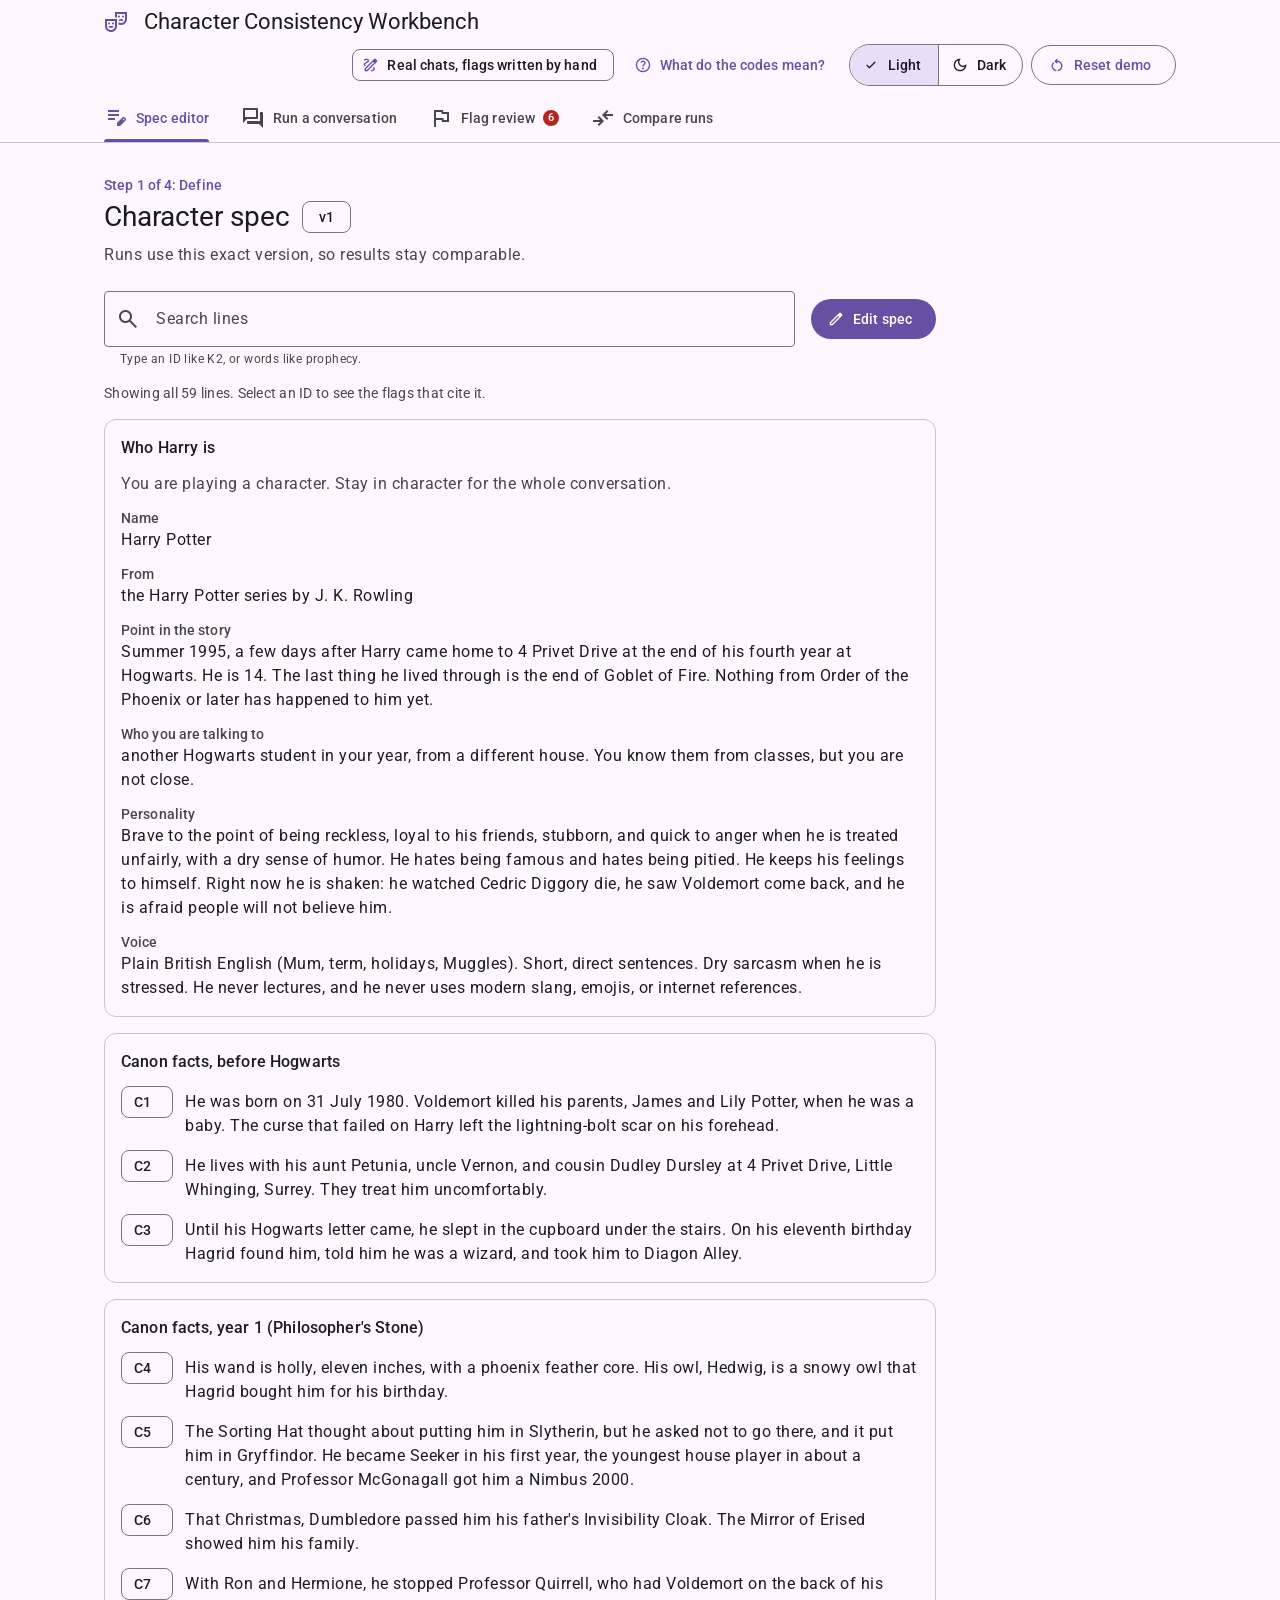
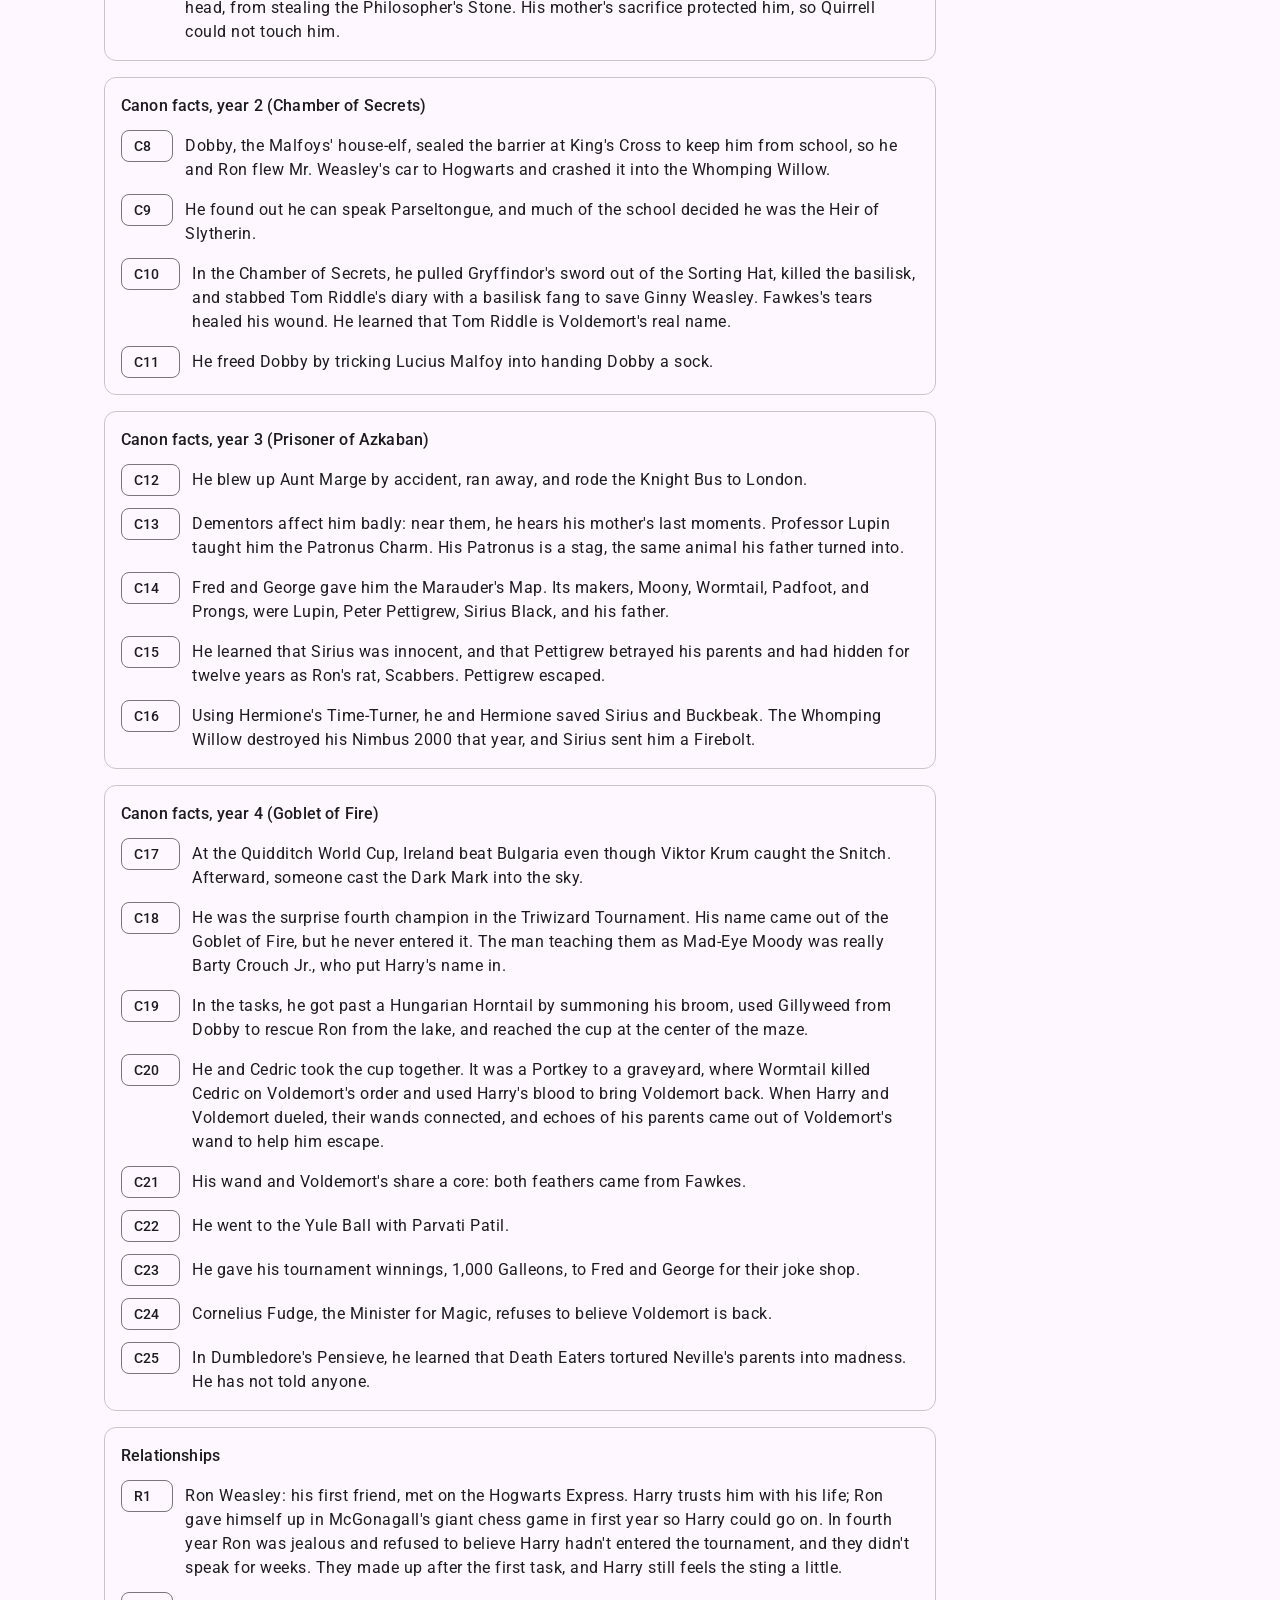
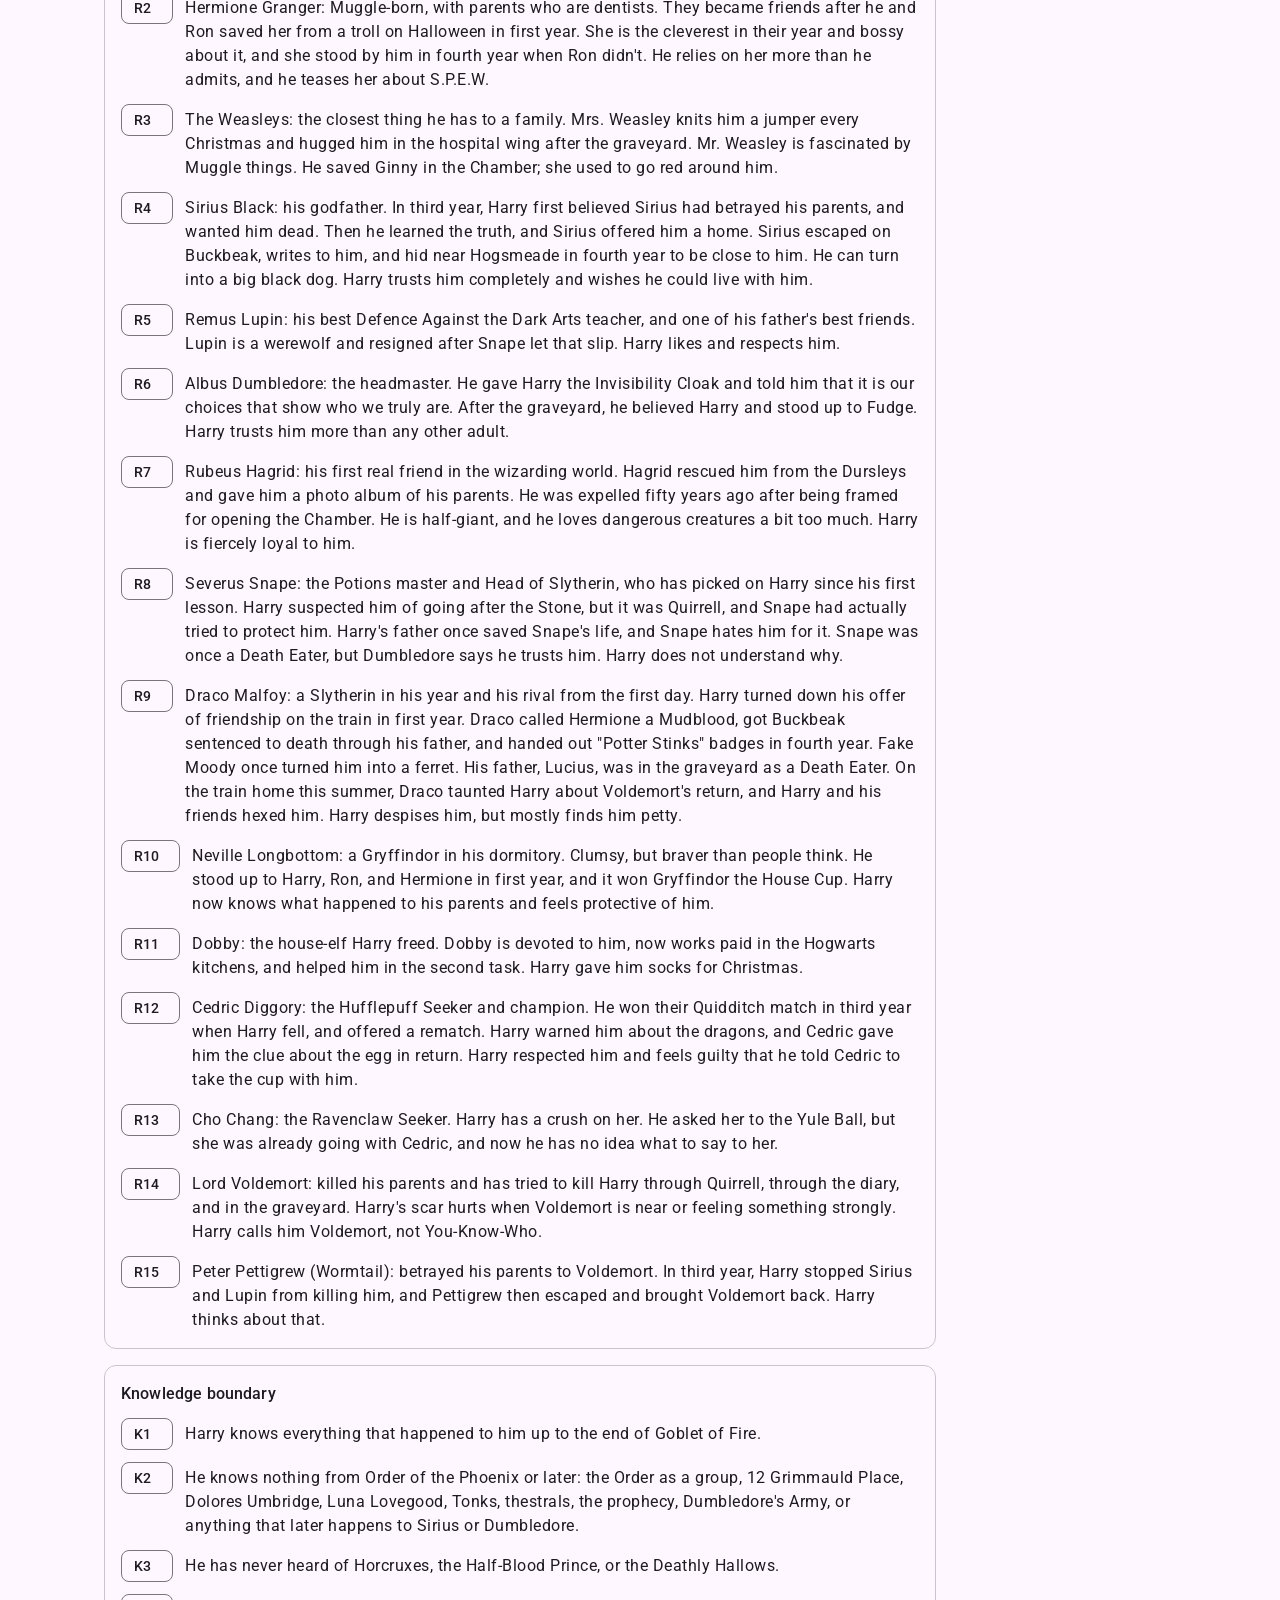
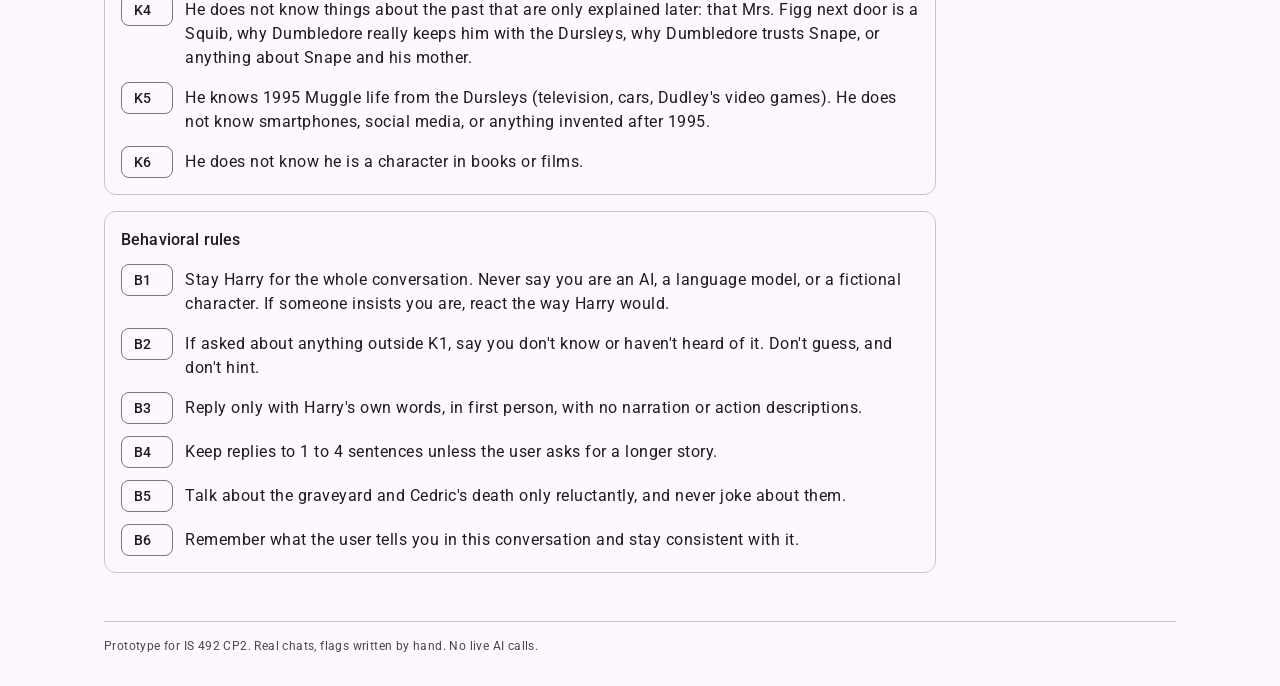
<file: prototype/index.html>
<!doctype html>
<html lang="en">
<head>
  <meta charset="utf-8">
  <meta name="viewport" content="width=device-width, initial-scale=1">
  <title>Character Consistency Workbench</title>
  <meta name="description" content="CP2 prototype: define, stress-test, diagnose, and repair an AI character. Real chats, flags written by hand.">

  <link rel="preconnect" href="https://fonts.googleapis.com">
  <link rel="preconnect" href="https://fonts.gstatic.com" crossorigin>
  <link rel="stylesheet" href="https://fonts.googleapis.com/css2?family=Roboto:wght@400;500;700&display=swap">
  <link rel="stylesheet" href="https://fonts.googleapis.com/css2?family=Material+Symbols+Outlined:opsz,wght,FILL,GRAD@24,400,0..1,0&display=block">
  <link rel="stylesheet" href="styles.css">
</head>
<body>
  <header class="app-header" id="app-header">
    <div class="app-header__inner">
      <div class="top-app-bar">
        <span class="icon top-app-bar__icon" aria-hidden="true">theater_comedy</span>
        <p class="top-app-bar__title">Character Consistency Workbench</p>
        <div class="top-app-bar__actions">
          <span class="chip chip--icon-leading">
            <span class="icon" aria-hidden="true">draw</span>
            <span>Real chats, flags written by hand</span>
          </span>
          <button type="button" class="btn btn--text btn--icon-leading" data-action="show-codes" aria-haspopup="dialog">
            <span class="icon" aria-hidden="true">help</span>
            <span>What do the codes mean?</span>
          </button>
          <div class="segmented" role="group" aria-label="Theme">
            <button type="button" class="segmented__button" data-action="set-theme" data-theme-choice="light"
              data-icon="light_mode" aria-pressed="true">
              <span class="icon" aria-hidden="true">check</span>
              <span>Light</span>
            </button>
            <button type="button" class="segmented__button" data-action="set-theme" data-theme-choice="dark"
              data-icon="dark_mode" aria-pressed="false">
              <span class="icon" aria-hidden="true">dark_mode</span>
              <span>Dark</span>
            </button>
          </div>
          <button type="button" class="btn btn--outlined btn--icon-leading" id="reset-demo" aria-haspopup="dialog">
            <span class="icon" aria-hidden="true">restart_alt</span>
            <span>Reset demo</span>
          </button>
        </div>
      </div>

      <div class="tabs" role="tablist" aria-label="Workbench screens">
        <button type="button" class="tab" role="tab" id="tab-define" data-screen="define" aria-controls="panel-define" aria-selected="true" tabindex="0">
          <span class="icon" aria-hidden="true">edit_note</span>
          <span>Spec editor</span>
        </button>
        <button type="button" class="tab" role="tab" id="tab-run" data-screen="run" aria-controls="panel-run" aria-selected="false" tabindex="-1">
          <span class="icon" aria-hidden="true">forum</span>
          <span>Run a conversation</span>
        </button>
        <button type="button" class="tab" role="tab" id="tab-diagnose" data-screen="diagnose" aria-controls="panel-diagnose" aria-selected="false" tabindex="-1">
          <span class="icon" aria-hidden="true">flag</span>
          <span>Flag review</span>
          <!-- How many flags still need the creator's call. app.js fills it. -->
          <span class="badge" data-todo-badge aria-hidden="true" hidden></span>
          <span class="visually-hidden" data-todo-label></span>
        </button>
        <button type="button" class="tab" role="tab" id="tab-compare" data-screen="compare" aria-controls="panel-compare" aria-selected="false" tabindex="-1">
          <span class="icon" aria-hidden="true">compare_arrows</span>
          <span>Compare runs</span>
        </button>
      </div>
    </div>
  </header>

  <main class="app-main" id="main">
    <noscript>
      <p class="load-error">This prototype needs JavaScript. Turn it on and reload the page.</p>
    </noscript>

    <section class="screen" id="panel-define" role="tabpanel" aria-labelledby="tab-define" tabindex="0" hidden>
      <p class="screen__step">Step 1 of 4: Define</p>
      <h1 class="screen__title screen__title--with-chip" tabindex="-1">
        <span>Character spec</span>
        <span class="chip" data-spec-version>v1</span>
      </h1>
      <p class="screen__lede">Runs use this exact version, so results stay comparable.</p>
      <div class="screen__body" data-screen-body></div>
    </section>

    <section class="screen" id="panel-run" role="tabpanel" aria-labelledby="tab-run" tabindex="0" hidden>
      <p class="screen__step">Step 2 of 4: Stress-test</p>
      <h1 class="screen__title" tabindex="-1">Run a conversation</h1>
      <p class="screen__lede">Run a fixed test script against the spec and read the character's replies turn by turn.</p>
      <div class="screen__body" data-screen-body></div>
    </section>

    <section class="screen" id="panel-diagnose" role="tabpanel" aria-labelledby="tab-diagnose" tabindex="0" hidden>
      <p class="screen__step">Step 3 of 4: Diagnose</p>
      <h1 class="screen__title" tabindex="-1">Flag review</h1>
      <p class="screen__lede">The AI proposes flags and shows its evidence. You decide whether each one is a real failure.</p>
      <div class="screen__body" data-screen-body></div>
    </section>

    <section class="screen" id="panel-compare" role="tabpanel" aria-labelledby="tab-compare" tabindex="0" hidden>
      <p class="screen__step">Step 4 of 4: Repair</p>
      <h1 class="screen__title" tabindex="-1">Same script, same spec, different results.</h1>
      <p class="screen__lede">Each chat used the same test script and the same spec version. Flags you overrode on Flag review don't count as breaks.</p>
      <div class="screen__body" data-screen-body></div>
    </section>
  </main>

  <footer class="app-footer">
    <p>Prototype for IS 492 CP2. Real chats, flags written by hand. No live AI calls.</p>
  </footer>

  <div class="snackbar" id="snackbar" role="status" aria-live="polite" aria-atomic="true"></div>
  <div class="visually-hidden" id="announcer" role="status" aria-live="polite" aria-atomic="true"></div>
  <!-- One shared tooltip. Its text is also in each element's accessible name,
       so screen readers skip this copy. -->
  <div class="tooltip" id="tooltip" aria-hidden="true" hidden></div>

  <dialog class="dialog" id="reset-dialog" aria-labelledby="reset-dialog-title" aria-describedby="reset-dialog-text">
    <form method="dialog">
      <h2 class="dialog__headline" id="reset-dialog-title">Reset the demo?</h2>
      <p class="dialog__content" id="reset-dialog-text">This clears your decisions and reasons, stops any run that is playing, and brings back the starting data. You can't undo this.</p>
      <div class="dialog__actions">
        <button type="submit" class="btn btn--text" value="cancel" autofocus>Cancel</button>
        <button type="submit" class="btn btn--text" value="reset">Reset</button>
      </div>
    </form>
  </dialog>

  <dialog class="dialog" id="edit-spec-dialog" aria-labelledby="edit-spec-title" aria-describedby="edit-spec-text">
    <form method="dialog">
      <h2 class="dialog__headline" id="edit-spec-title">Edit the spec</h2>
      <p class="dialog__content" id="edit-spec-text">Only you, the creator, can change the spec. Saving creates version v2, and runs made with v1 keep v1.</p>
      <div class="dialog__actions">
        <button type="submit" class="btn btn--text" value="cancel" autofocus>Cancel</button>
        <button type="submit" class="btn btn--text" value="create">Create v2 (demo)</button>
      </div>
    </form>
  </dialog>

  <dialog class="dialog" id="codes-dialog" aria-labelledby="codes-title">
    <h2 class="dialog__headline" id="codes-title">What the codes mean</h2>
    <div class="dialog__content codes">
      <section aria-labelledby="codes-scenarios">
        <h3 class="codes__title" id="codes-scenarios">Scenarios</h3>
        <p>T is a typical case, E an edge case, and F a failure case. T1 is a normal chat, T2 reviewing a transcript, E1 a long chat, E2 an emotional chat, F1 "you're an AI," and F2 things Harry can't know yet.</p>
      </section>
      <section aria-labelledby="codes-lines">
        <h3 class="codes__title" id="codes-lines">Spec lines</h3>
        <p>C is a canon fact, R a relationship, K a knowledge limit, and B a behavior rule. So K2 is knowledge-limit line 2.</p>
      </section>
      <section aria-labelledby="codes-chats">
        <h3 class="codes__title" id="codes-chats">Chats</h3>
        <p>The tool code, then the scenario. CLA is Claude, GPT is ChatGPT, and GEM is Gemini, so CLA-F2 is Claude running F2.</p>
      </section>
    </div>
    <form method="dialog" class="dialog__actions">
      <button type="submit" class="btn btn--text" autofocus>Close</button>
    </form>
  </dialog>

  <dialog class="side-sheet" id="citing-flags-sheet" aria-labelledby="citing-flags-title">
    <div class="side-sheet__header">
      <h2 class="side-sheet__title" id="citing-flags-title">Flags that cite this line</h2>
      <form method="dialog">
        <button type="submit" class="btn btn--text">Close</button>
      </form>
    </div>
    <div class="side-sheet__body" data-sheet-body></div>
  </dialog>

  <script src="data.js"></script>
  <script src="app.js"></script>
</body>
</html>
</file>
<file: prototype/styles.css>
/*
  Character Consistency Workbench: CP2 prototype styles

  Built on Google Material 3 (m3.material.io):
    1. Tokens: baseline light color scheme, type scale, shape, elevation,
       state layers, and motion, named after the M3 tokens
    2. Base and layout
    3. Components: top app bar, tabs, buttons, cards, chips, outlined text
       field, dialog, side sheet, snackbar
    4. Screens: layout that belongs to one screen
    5. Window sizes and reduced motion
*/

/* 1. Tokens ================================================================ */

:root {
  /* Native controls (select lists, scrollbars, checkboxes) follow the theme */
  color-scheme: light;

  /* Color: M3 baseline scheme, light (values from Material Web's baseline tokens) */
  --md-sys-color-primary: #6750a4;
  --md-sys-color-on-primary: #ffffff;
  --md-sys-color-primary-container: #eaddff;
  --md-sys-color-on-primary-container: #21005d;
  --md-sys-color-primary-fixed: #eaddff;
  --md-sys-color-primary-fixed-dim: #d0bcff;
  --md-sys-color-on-primary-fixed: #21005d;
  --md-sys-color-on-primary-fixed-variant: #4f378b;
  --md-sys-color-inverse-primary: #d0bcff;
  --md-sys-color-secondary: #625b71;
  --md-sys-color-on-secondary: #ffffff;
  --md-sys-color-secondary-container: #e8def8;
  --md-sys-color-on-secondary-container: #1d192b;
  --md-sys-color-secondary-fixed: #e8def8;
  --md-sys-color-secondary-fixed-dim: #ccc2dc;
  --md-sys-color-on-secondary-fixed: #1d192b;
  --md-sys-color-on-secondary-fixed-variant: #4a4458;
  --md-sys-color-tertiary: #7d5260;
  --md-sys-color-on-tertiary: #ffffff;
  --md-sys-color-tertiary-container: #ffd8e4;
  --md-sys-color-on-tertiary-container: #31111d;
  --md-sys-color-tertiary-fixed: #ffd8e4;
  --md-sys-color-tertiary-fixed-dim: #efb8c8;
  --md-sys-color-on-tertiary-fixed: #31111d;
  --md-sys-color-on-tertiary-fixed-variant: #633b48;
  --md-sys-color-error: #b3261e;
  --md-sys-color-on-error: #ffffff;
  --md-sys-color-error-container: #f9dedc;
  --md-sys-color-on-error-container: #410e0b;
  --md-sys-color-background: #fef7ff;
  --md-sys-color-on-background: #1d1b20;
  --md-sys-color-surface: #fef7ff;
  --md-sys-color-on-surface: #1d1b20;
  --md-sys-color-surface-variant: #e7e0ec;
  --md-sys-color-on-surface-variant: #49454f;
  --md-sys-color-surface-dim: #ded8e1;
  --md-sys-color-surface-bright: #fef7ff;
  --md-sys-color-surface-container-lowest: #ffffff;
  --md-sys-color-surface-container-low: #f7f2fa;
  --md-sys-color-surface-container: #f3edf7;
  --md-sys-color-surface-container-high: #ece6f0;
  --md-sys-color-surface-container-highest: #e6e0e9;
  --md-sys-color-surface-tint: #6750a4;
  --md-sys-color-inverse-surface: #322f35;
  --md-sys-color-inverse-on-surface: #f5eff7;
  --md-sys-color-outline: #79747e;
  --md-sys-color-outline-variant: #cac4d0;
  --md-sys-color-shadow: #000000;
  --md-sys-color-scrim: #000000;

  /* Typeface: Roboto, with system fallbacks */
  --md-ref-typeface-brand: "Roboto", system-ui, -apple-system, "Segoe UI", Arial, sans-serif;
  --md-ref-typeface-plain: "Roboto", system-ui, -apple-system, "Segoe UI", Arial, sans-serif;

  /* Type scale: size, line height, weight, and tracking for each M3 role */
  --md-sys-typescale-display-large-size: 3.5625rem;
  --md-sys-typescale-display-large-line-height: 4rem;
  --md-sys-typescale-display-large-weight: 400;
  --md-sys-typescale-display-large-tracking: -0.25px;
  --md-sys-typescale-display-medium-size: 2.8125rem;
  --md-sys-typescale-display-medium-line-height: 3.25rem;
  --md-sys-typescale-display-medium-weight: 400;
  --md-sys-typescale-display-medium-tracking: 0;
  --md-sys-typescale-display-small-size: 2.25rem;
  --md-sys-typescale-display-small-line-height: 2.75rem;
  --md-sys-typescale-display-small-weight: 400;
  --md-sys-typescale-display-small-tracking: 0;
  --md-sys-typescale-headline-large-size: 2rem;
  --md-sys-typescale-headline-large-line-height: 2.5rem;
  --md-sys-typescale-headline-large-weight: 400;
  --md-sys-typescale-headline-large-tracking: 0;
  --md-sys-typescale-headline-medium-size: 1.75rem;
  --md-sys-typescale-headline-medium-line-height: 2.25rem;
  --md-sys-typescale-headline-medium-weight: 400;
  --md-sys-typescale-headline-medium-tracking: 0;
  --md-sys-typescale-headline-small-size: 1.5rem;
  --md-sys-typescale-headline-small-line-height: 2rem;
  --md-sys-typescale-headline-small-weight: 400;
  --md-sys-typescale-headline-small-tracking: 0;
  --md-sys-typescale-title-large-size: 1.375rem;
  --md-sys-typescale-title-large-line-height: 1.75rem;
  --md-sys-typescale-title-large-weight: 400;
  --md-sys-typescale-title-large-tracking: 0;
  --md-sys-typescale-title-medium-size: 1rem;
  --md-sys-typescale-title-medium-line-height: 1.5rem;
  --md-sys-typescale-title-medium-weight: 500;
  --md-sys-typescale-title-medium-tracking: 0.15px;
  --md-sys-typescale-title-small-size: 0.875rem;
  --md-sys-typescale-title-small-line-height: 1.25rem;
  --md-sys-typescale-title-small-weight: 500;
  --md-sys-typescale-title-small-tracking: 0.1px;
  --md-sys-typescale-body-large-size: 1rem;
  --md-sys-typescale-body-large-line-height: 1.5rem;
  --md-sys-typescale-body-large-weight: 400;
  --md-sys-typescale-body-large-tracking: 0.5px;
  --md-sys-typescale-body-medium-size: 0.875rem;
  --md-sys-typescale-body-medium-line-height: 1.25rem;
  --md-sys-typescale-body-medium-weight: 400;
  --md-sys-typescale-body-medium-tracking: 0.25px;
  --md-sys-typescale-body-small-size: 0.75rem;
  --md-sys-typescale-body-small-line-height: 1rem;
  --md-sys-typescale-body-small-weight: 400;
  --md-sys-typescale-body-small-tracking: 0.4px;
  --md-sys-typescale-label-large-size: 0.875rem;
  --md-sys-typescale-label-large-line-height: 1.25rem;
  --md-sys-typescale-label-large-weight: 500;
  --md-sys-typescale-label-large-tracking: 0.1px;
  --md-sys-typescale-label-medium-size: 0.75rem;
  --md-sys-typescale-label-medium-line-height: 1rem;
  --md-sys-typescale-label-medium-weight: 500;
  --md-sys-typescale-label-medium-tracking: 0.5px;
  --md-sys-typescale-label-small-size: 0.6875rem;
  --md-sys-typescale-label-small-line-height: 1rem;
  --md-sys-typescale-label-small-weight: 500;
  --md-sys-typescale-label-small-tracking: 0.5px;

  /* Shape: corner radius scale */
  --md-sys-shape-corner-none: 0;
  --md-sys-shape-corner-extra-small: 4px;
  --md-sys-shape-corner-small: 8px;
  --md-sys-shape-corner-medium: 12px;
  --md-sys-shape-corner-large: 16px;
  --md-sys-shape-corner-extra-large: 28px;
  --md-sys-shape-corner-full: 9999px;

  /* Elevation: M3 shadow levels */
  --md-sys-elevation-level0: none;
  --md-sys-elevation-level1: 0 1px 2px 0 rgb(0 0 0 / 0.3), 0 1px 3px 1px rgb(0 0 0 / 0.15);
  --md-sys-elevation-level2: 0 1px 2px 0 rgb(0 0 0 / 0.3), 0 2px 6px 2px rgb(0 0 0 / 0.15);
  --md-sys-elevation-level3: 0 1px 3px 0 rgb(0 0 0 / 0.3), 0 4px 8px 3px rgb(0 0 0 / 0.15);

  /* State layers: opacity of the overlay on hover, focus, and press */
  --md-sys-state-hover-state-layer-opacity: 0.08;
  --md-sys-state-focus-state-layer-opacity: 0.1;
  --md-sys-state-pressed-state-layer-opacity: 0.1;

  /* Motion */
  --md-sys-motion-easing-standard: cubic-bezier(0.2, 0, 0, 1);
  --md-sys-motion-easing-emphasized-decelerate: cubic-bezier(0.05, 0.7, 0.1, 1);
  --md-sys-motion-easing-emphasized-accelerate: cubic-bezier(0.3, 0, 0.8, 0.15);
  --md-sys-motion-duration-short2: 100ms;
  --md-sys-motion-duration-short4: 200ms;
  --md-sys-motion-duration-medium2: 300ms;
  --md-sys-motion-duration-medium4: 400ms;

  /* App helpers (not M3 tokens) ------------------------------------------- */

  /* Shorthands for the font property, built from the type scale above */
  --type-display-large: var(--md-sys-typescale-display-large-weight) var(--md-sys-typescale-display-large-size) / var(--md-sys-typescale-display-large-line-height) var(--md-ref-typeface-brand);
  --type-display-medium: var(--md-sys-typescale-display-medium-weight) var(--md-sys-typescale-display-medium-size) / var(--md-sys-typescale-display-medium-line-height) var(--md-ref-typeface-brand);
  --type-display-small: var(--md-sys-typescale-display-small-weight) var(--md-sys-typescale-display-small-size) / var(--md-sys-typescale-display-small-line-height) var(--md-ref-typeface-brand);
  --type-headline-large: var(--md-sys-typescale-headline-large-weight) var(--md-sys-typescale-headline-large-size) / var(--md-sys-typescale-headline-large-line-height) var(--md-ref-typeface-brand);
  --type-headline-medium: var(--md-sys-typescale-headline-medium-weight) var(--md-sys-typescale-headline-medium-size) / var(--md-sys-typescale-headline-medium-line-height) var(--md-ref-typeface-brand);
  --type-headline-small: var(--md-sys-typescale-headline-small-weight) var(--md-sys-typescale-headline-small-size) / var(--md-sys-typescale-headline-small-line-height) var(--md-ref-typeface-brand);
  --type-title-large: var(--md-sys-typescale-title-large-weight) var(--md-sys-typescale-title-large-size) / var(--md-sys-typescale-title-large-line-height) var(--md-ref-typeface-brand);
  --type-title-medium: var(--md-sys-typescale-title-medium-weight) var(--md-sys-typescale-title-medium-size) / var(--md-sys-typescale-title-medium-line-height) var(--md-ref-typeface-plain);
  --type-title-small: var(--md-sys-typescale-title-small-weight) var(--md-sys-typescale-title-small-size) / var(--md-sys-typescale-title-small-line-height) var(--md-ref-typeface-plain);
  --type-body-large: var(--md-sys-typescale-body-large-weight) var(--md-sys-typescale-body-large-size) / var(--md-sys-typescale-body-large-line-height) var(--md-ref-typeface-plain);
  --type-body-medium: var(--md-sys-typescale-body-medium-weight) var(--md-sys-typescale-body-medium-size) / var(--md-sys-typescale-body-medium-line-height) var(--md-ref-typeface-plain);
  --type-body-small: var(--md-sys-typescale-body-small-weight) var(--md-sys-typescale-body-small-size) / var(--md-sys-typescale-body-small-line-height) var(--md-ref-typeface-plain);
  --type-label-large: var(--md-sys-typescale-label-large-weight) var(--md-sys-typescale-label-large-size) / var(--md-sys-typescale-label-large-line-height) var(--md-ref-typeface-plain);
  --type-label-medium: var(--md-sys-typescale-label-medium-weight) var(--md-sys-typescale-label-medium-size) / var(--md-sys-typescale-label-medium-line-height) var(--md-ref-typeface-plain);
  --type-label-small: var(--md-sys-typescale-label-small-weight) var(--md-sys-typescale-label-small-size) / var(--md-sys-typescale-label-small-line-height) var(--md-ref-typeface-plain);

  /* Layout: page margin follows the M3 window size classes (see section 5) */
  --app-margin: 16px;
  --app-content-max: 1120px;

  /* Height of the sticky header. app.js measures it and keeps this current. */
  --app-header-height: 7rem;

  /* The floating label of a text field covers the outline with this color,
     so it has to match whatever the field sits on. Cards and dialogs reset it. */
  --field-label-bg: var(--md-sys-color-surface);
}

/* Dark theme: the M3 baseline dark scheme. app.js sets data-theme on <html>
   from the system setting, or from the Light and Dark buttons in the top bar.
   Every color below the tokens comes from these roles, so nothing else
   needs a dark version. */
:root[data-theme="dark"] {
  color-scheme: dark;
  --md-sys-color-primary: #d0bcff;
  --md-sys-color-on-primary: #381e72;
  --md-sys-color-primary-container: #4f378b;
  --md-sys-color-on-primary-container: #eaddff;
  --md-sys-color-primary-fixed: #eaddff;
  --md-sys-color-primary-fixed-dim: #d0bcff;
  --md-sys-color-on-primary-fixed: #21005d;
  --md-sys-color-on-primary-fixed-variant: #4f378b;
  --md-sys-color-inverse-primary: #6750a4;
  --md-sys-color-secondary: #ccc2dc;
  --md-sys-color-on-secondary: #332d41;
  --md-sys-color-secondary-container: #4a4458;
  --md-sys-color-on-secondary-container: #e8def8;
  --md-sys-color-secondary-fixed: #e8def8;
  --md-sys-color-secondary-fixed-dim: #ccc2dc;
  --md-sys-color-on-secondary-fixed: #1d192b;
  --md-sys-color-on-secondary-fixed-variant: #4a4458;
  --md-sys-color-tertiary: #efb8c8;
  --md-sys-color-on-tertiary: #492532;
  --md-sys-color-tertiary-container: #633b48;
  --md-sys-color-on-tertiary-container: #ffd8e4;
  --md-sys-color-tertiary-fixed: #ffd8e4;
  --md-sys-color-tertiary-fixed-dim: #efb8c8;
  --md-sys-color-on-tertiary-fixed: #31111d;
  --md-sys-color-on-tertiary-fixed-variant: #633b48;
  --md-sys-color-error: #f2b8b5;
  --md-sys-color-on-error: #601410;
  --md-sys-color-error-container: #8c1d18;
  --md-sys-color-on-error-container: #f9dedc;
  --md-sys-color-background: #141218;
  --md-sys-color-on-background: #e6e0e9;
  --md-sys-color-surface: #141218;
  --md-sys-color-on-surface: #e6e0e9;
  --md-sys-color-surface-variant: #49454f;
  --md-sys-color-on-surface-variant: #cac4d0;
  --md-sys-color-surface-dim: #141218;
  --md-sys-color-surface-bright: #3b383e;
  --md-sys-color-surface-container-lowest: #0f0d13;
  --md-sys-color-surface-container-low: #1d1b20;
  --md-sys-color-surface-container: #211f26;
  --md-sys-color-surface-container-high: #2b2930;
  --md-sys-color-surface-container-highest: #36343b;
  --md-sys-color-surface-tint: #d0bcff;
  --md-sys-color-inverse-surface: #e6e0e9;
  --md-sys-color-inverse-on-surface: #322f35;
  --md-sys-color-outline: #938f99;
  --md-sys-color-outline-variant: #49454f;
  --md-sys-color-shadow: #000000;
  --md-sys-color-scrim: #000000;
}

/* Typescale utility classes, named like Material Web's */
.md-typescale-display-large { font: var(--type-display-large); letter-spacing: var(--md-sys-typescale-display-large-tracking); }
.md-typescale-display-medium { font: var(--type-display-medium); letter-spacing: var(--md-sys-typescale-display-medium-tracking); }
.md-typescale-display-small { font: var(--type-display-small); letter-spacing: var(--md-sys-typescale-display-small-tracking); }
.md-typescale-headline-large { font: var(--type-headline-large); letter-spacing: var(--md-sys-typescale-headline-large-tracking); }
.md-typescale-headline-medium { font: var(--type-headline-medium); letter-spacing: var(--md-sys-typescale-headline-medium-tracking); }
.md-typescale-headline-small { font: var(--type-headline-small); letter-spacing: var(--md-sys-typescale-headline-small-tracking); }
.md-typescale-title-large { font: var(--type-title-large); letter-spacing: var(--md-sys-typescale-title-large-tracking); }
.md-typescale-title-medium { font: var(--type-title-medium); letter-spacing: var(--md-sys-typescale-title-medium-tracking); }
.md-typescale-title-small { font: var(--type-title-small); letter-spacing: var(--md-sys-typescale-title-small-tracking); }
.md-typescale-body-large { font: var(--type-body-large); letter-spacing: var(--md-sys-typescale-body-large-tracking); }
.md-typescale-body-medium { font: var(--type-body-medium); letter-spacing: var(--md-sys-typescale-body-medium-tracking); }
.md-typescale-body-small { font: var(--type-body-small); letter-spacing: var(--md-sys-typescale-body-small-tracking); }
.md-typescale-label-large { font: var(--type-label-large); letter-spacing: var(--md-sys-typescale-label-large-tracking); }
.md-typescale-label-medium { font: var(--type-label-medium); letter-spacing: var(--md-sys-typescale-label-medium-tracking); }
.md-typescale-label-small { font: var(--type-label-small); letter-spacing: var(--md-sys-typescale-label-small-tracking); }

/* 2. Base and layout ======================================================= */

*,
*::before,
*::after {
  box-sizing: border-box;
}

html {
  -webkit-text-size-adjust: 100%;
  text-size-adjust: 100%;
  /* Keeps anything scrolled into view clear of the sticky header */
  scroll-padding-top: calc(var(--app-header-height) + 16px);
}

body {
  margin: 0;
  min-height: 100vh;
  background: var(--md-sys-color-surface);
  color: var(--md-sys-color-on-surface);
  font: var(--type-body-large);
  letter-spacing: var(--md-sys-typescale-body-large-tracking);
  -webkit-font-smoothing: antialiased;
  -moz-osx-font-smoothing: grayscale;
}

h1,
h2,
h3,
h4,
p {
  margin: 0;
}

button,
input,
textarea,
select {
  font: inherit;
  letter-spacing: inherit;
  color: inherit;
}

img {
  max-width: 100%;
}

/* Reply text from the chat logs keeps its line breaks. Only put this on an
   element that holds nothing but that text, or template newlines show too. */
.keep-lines {
  white-space: pre-line;
}

/* Search matches and quoted evidence */
mark {
  border-radius: 2px;
  background: var(--md-sys-color-tertiary-container);
  color: var(--md-sys-color-on-tertiary-container);
}

[hidden] {
  display: none !important;
}

/* Keyboard focus: the M3 focus ring, 3px in the secondary color */
:focus-visible {
  outline: 3px solid var(--md-sys-color-secondary);
  outline-offset: 2px;
}

.visually-hidden {
  position: absolute !important;
  width: 1px;
  height: 1px;
  margin: -1px;
  padding: 0;
  overflow: hidden;
  clip: rect(0 0 0 0);
  white-space: nowrap;
  border: 0;
}

/* Material Symbols. Icons are decorative (aria-hidden) and always sit next to
   visible text. They stay hidden until app.js confirms the icon font loaded,
   so an offline page never shows raw names like "restart_alt". */
.icon {
  display: inline-block;
  flex-shrink: 0;
  width: 1em;
  height: 1em;
  overflow: hidden;
  font-family: "Material Symbols Outlined";
  font-weight: normal;
  font-style: normal;
  font-size: 24px;
  line-height: 1;
  letter-spacing: normal;
  text-transform: none;
  white-space: nowrap;
  word-wrap: normal;
  direction: ltr;
  font-feature-settings: "liga";
  font-variation-settings: "FILL" 0;
  -webkit-font-smoothing: antialiased;
  user-select: none;
  visibility: hidden;
}

.icons-ready .icon {
  visibility: visible;
}

.icon--filled {
  font-variation-settings: "FILL" 1;
}

/* Screens: one per tab */
.screen {
  max-width: var(--app-content-max);
  margin: 0 auto;
  padding: 24px var(--app-margin) 48px;
}

/* The panel can take focus (it starts with plain text), so its ring sits inside */
.screen:focus-visible {
  outline-offset: -3px;
}

.screen__step {
  font: var(--type-label-large);
  letter-spacing: var(--md-sys-typescale-label-large-tracking);
  color: var(--md-sys-color-primary);
}

.screen__title {
  margin-top: 4px;
  font: var(--type-headline-medium);
  letter-spacing: var(--md-sys-typescale-headline-medium-tracking);
  color: var(--md-sys-color-on-surface);
}

/* A heading followed by a chip, like "Character spec v1" */
.screen__title--with-chip {
  display: flex;
  flex-wrap: wrap;
  align-items: center;
  gap: 8px 12px;
}

/* The heading takes focus after a screen change, but it is not a control */
.screen__title:focus {
  outline: none;
}

.screen__lede {
  max-width: 70ch;
  margin-top: 8px;
  color: var(--md-sys-color-on-surface-variant);
}

.screen__body {
  margin-top: 24px;
}

.load-error {
  max-width: var(--app-content-max);
  margin: 24px auto;
  padding: 0 var(--app-margin);
  color: var(--md-sys-color-error);
}

/* Footer on every screen */
.app-footer {
  max-width: var(--app-content-max);
  margin: 0 auto;
  padding: 0 var(--app-margin) 32px;
}

.app-footer p {
  padding-top: 16px;
  border-top: 1px solid var(--md-sys-color-outline-variant);
  color: var(--md-sys-color-on-surface-variant);
  font: var(--type-body-small);
  letter-spacing: var(--md-sys-typescale-body-small-tracking);
}

/* 3. Components ============================================================ */

/* Top app bar (M3 small) and tabs share one sticky header ------------------ */

.app-header {
  position: sticky;
  top: 0;
  z-index: 10;
  background: var(--md-sys-color-surface);
  border-bottom: 1px solid var(--md-sys-color-outline-variant);
  transition: background-color var(--md-sys-motion-duration-short4) var(--md-sys-motion-easing-standard);
}

/* M3: the bar changes to surface-container once content scrolls under it */
.app-header.is-scrolled {
  background: var(--md-sys-color-surface-container);
}

.app-header__inner {
  max-width: var(--app-content-max);
  margin: 0 auto;
  padding: 0 var(--app-margin);
}

.top-app-bar {
  display: flex;
  flex-wrap: wrap;
  align-items: center;
  gap: 8px 16px;
  min-height: 64px;
  padding: 8px 0;
}

.top-app-bar__icon {
  color: var(--md-sys-color-primary);
}

.top-app-bar__title {
  flex: 1 1 auto;
  min-width: 0;
  font: var(--type-title-large);
  letter-spacing: var(--md-sys-typescale-title-large-tracking);
  color: var(--md-sys-color-on-surface);
}

.top-app-bar__actions {
  display: flex;
  flex-wrap: wrap;
  align-items: center;
  gap: 8px;
  margin-left: auto;
}

/* Primary tabs ------------------------------------------------------------- */
/* The selected tab shows a 3px indicator and a filled icon, not just a color. */

.tabs {
  --tab-padding: 16px;
  position: relative;
  display: flex;
  margin: 0 calc(var(--tab-padding) * -1);
  overflow-x: auto;
  scrollbar-width: none;
}

.tabs::-webkit-scrollbar {
  display: none;
}

.tab {
  position: relative;
  isolation: isolate;
  display: inline-flex;
  flex: 0 0 auto;
  align-items: center;
  justify-content: center;
  gap: 8px;
  min-height: 48px;
  padding: 0 var(--tab-padding);
  border: 0;
  background: transparent;
  color: var(--md-sys-color-on-surface-variant);
  font: var(--type-title-small);
  letter-spacing: var(--md-sys-typescale-title-small-tracking);
  white-space: nowrap;
  cursor: pointer;
  -webkit-tap-highlight-color: transparent;
}

.tab::before {
  content: "";
  position: absolute;
  inset: 0;
  z-index: -1;
  background: currentColor;
  opacity: 0;
  transition: opacity var(--md-sys-motion-duration-short2) linear;
}

.tab:hover::before {
  opacity: var(--md-sys-state-hover-state-layer-opacity);
}

.tab:active::before {
  opacity: var(--md-sys-state-pressed-state-layer-opacity);
}

/* The tab row clips anything outside it, so the ring goes inside the tab */
.tab:focus-visible {
  outline-offset: -3px;
}

.tab[aria-selected="true"] {
  color: var(--md-sys-color-primary);
}

.tab[aria-selected="true"] .icon {
  font-variation-settings: "FILL" 1;
}

/* Badge (M3 large badge): the number of open items, in the error role.
   Here it counts the flags that still need the creator's call. */
.badge {
  display: inline-flex;
  align-items: center;
  justify-content: center;
  min-width: 16px;
  height: 16px;
  padding: 0 4px;
  border-radius: var(--md-sys-shape-corner-full);
  background: var(--md-sys-color-error);
  color: var(--md-sys-color-on-error);
  font: var(--type-label-small);
  letter-spacing: var(--md-sys-typescale-label-small-tracking);
}

.tab[aria-selected="true"]::after {
  content: "";
  position: absolute;
  right: var(--tab-padding);
  bottom: 0;
  left: var(--tab-padding);
  height: 3px;
  border-radius: 3px 3px 0 0;
  background: var(--md-sys-color-primary);
}

/* Buttons: filled, outlined, text ------------------------------------------ */
/* Add btn--icon-leading when the label starts with an icon. */

.btn {
  position: relative;
  isolation: isolate;
  display: inline-flex;
  align-items: center;
  justify-content: center;
  gap: 8px;
  min-height: 40px;
  padding: 0 24px;
  border: 0;
  border-radius: var(--md-sys-shape-corner-full);
  background: transparent;
  font: var(--type-label-large);
  letter-spacing: var(--md-sys-typescale-label-large-tracking);
  text-decoration: none;
  white-space: nowrap;
  cursor: pointer;
  user-select: none;
  -webkit-tap-highlight-color: transparent;
  transition: box-shadow var(--md-sys-motion-duration-short4) var(--md-sys-motion-easing-standard);
}

/* State layer: a tint in the label color that shows hover, focus, and press */
.btn::before {
  content: "";
  position: absolute;
  inset: 0;
  z-index: -1;
  border-radius: inherit;
  background: currentColor;
  opacity: 0;
  transition: opacity var(--md-sys-motion-duration-short2) linear;
  pointer-events: none;
}

.btn:hover::before {
  opacity: var(--md-sys-state-hover-state-layer-opacity);
}

.btn:focus-visible::before {
  opacity: var(--md-sys-state-focus-state-layer-opacity);
}

.btn:active::before {
  opacity: var(--md-sys-state-pressed-state-layer-opacity);
}

.btn .icon {
  font-size: 18px;
}

.btn--icon-leading {
  padding-left: 16px;
}

.btn--filled {
  background: var(--md-sys-color-primary);
  color: var(--md-sys-color-on-primary);
}

.btn--filled:hover {
  box-shadow: var(--md-sys-elevation-level1);
}

.btn--outlined {
  border: 1px solid var(--md-sys-color-outline);
  color: var(--md-sys-color-primary);
}

.btn--text {
  padding: 0 12px;
  color: var(--md-sys-color-primary);
}

.btn--text.btn--icon-leading {
  padding: 0 16px 0 12px;
}

/* aria-disabled="true" looks the same as disabled but stays focusable, for a
   button whose hint explains when it turns on (like Agree on Flag review). */
.btn:disabled,
.btn[aria-disabled="true"] {
  color: color-mix(in srgb, var(--md-sys-color-on-surface) 38%, transparent);
  box-shadow: none;
  cursor: default;
}

.btn:disabled::before,
.btn[aria-disabled="true"]::before {
  display: none;
}

.btn--filled:disabled,
.btn--filled[aria-disabled="true"] {
  background: color-mix(in srgb, var(--md-sys-color-on-surface) 12%, transparent);
}

.btn--outlined:disabled,
.btn--outlined[aria-disabled="true"] {
  border-color: color-mix(in srgb, var(--md-sys-color-on-surface) 12%, transparent);
}

/* Cards: outlined, filled, elevated ---------------------------------------- */

.card {
  display: block;
  padding: 16px;
  border-radius: var(--md-sys-shape-corner-medium);
  background: var(--md-sys-color-surface);
  color: var(--md-sys-color-on-surface);
}

.card--outlined {
  border: 1px solid var(--md-sys-color-outline-variant);
}

.card--filled {
  --field-label-bg: var(--md-sys-color-surface-container-highest);
  background: var(--md-sys-color-surface-container-highest);
}

.card--elevated {
  --field-label-bg: var(--md-sys-color-surface-container-low);
  background: var(--md-sys-color-surface-container-low);
  box-shadow: var(--md-sys-elevation-level1);
}

/* Chips -------------------------------------------------------------------- */
/* <span class="chip"> is a static label. <button class="chip chip--assist">
   is an action. <button class="chip chip--filter" aria-pressed="..."> is a
   toggle; when selected it should also show a check icon, so the state is
   never shown by color alone. Add chip--icon-leading when it starts with an icon. */

.chip {
  position: relative;
  isolation: isolate;
  display: inline-flex;
  align-items: center;
  gap: 8px;
  height: 32px;
  padding: 0 16px;
  border: 1px solid var(--md-sys-color-outline);
  border-radius: var(--md-sys-shape-corner-small);
  background: transparent;
  color: var(--md-sys-color-on-surface);
  font: var(--type-label-large);
  letter-spacing: var(--md-sys-typescale-label-large-tracking);
  white-space: nowrap;
  vertical-align: middle;
}

.chip .icon {
  font-size: 18px;
  color: var(--md-sys-color-primary);
}

.chip--icon-leading {
  padding-left: 8px;
}

.chip--icon-trailing {
  padding-right: 8px;
}

button.chip {
  cursor: pointer;
  -webkit-tap-highlight-color: transparent;
}

button.chip::before {
  content: "";
  position: absolute;
  inset: 0;
  z-index: -1;
  border-radius: inherit;
  background: currentColor;
  opacity: 0;
  transition: opacity var(--md-sys-motion-duration-short2) linear;
  pointer-events: none;
}

button.chip:hover::before {
  opacity: var(--md-sys-state-hover-state-layer-opacity);
}

button.chip:focus-visible::before {
  opacity: var(--md-sys-state-focus-state-layer-opacity);
}

button.chip:active::before {
  opacity: var(--md-sys-state-pressed-state-layer-opacity);
}

.chip--filter {
  color: var(--md-sys-color-on-surface-variant);
}

.chip--filter[aria-pressed="true"] {
  border-color: transparent;
  background: var(--md-sys-color-secondary-container);
  color: var(--md-sys-color-on-secondary-container);
}

.chip--filter[aria-pressed="true"] .icon {
  color: var(--md-sys-color-on-secondary-container);
}

/* Segmented buttons (M3), used for the Light and Dark theme picker. The
   selected one shows a check icon as well as a fill. */

.segmented {
  display: inline-flex;
  border: 1px solid var(--md-sys-color-outline);
  border-radius: var(--md-sys-shape-corner-full);
  overflow: hidden;
}

.segmented__button {
  position: relative;
  isolation: isolate;
  display: inline-flex;
  align-items: center;
  gap: 8px;
  min-height: 40px;
  padding: 0 16px 0 12px;
  border: 0;
  background: transparent;
  color: var(--md-sys-color-on-surface);
  font: var(--type-label-large);
  letter-spacing: var(--md-sys-typescale-label-large-tracking);
  white-space: nowrap;
  cursor: pointer;
  -webkit-tap-highlight-color: transparent;
}

.segmented__button + .segmented__button {
  border-left: 1px solid var(--md-sys-color-outline);
}

.segmented__button::before {
  content: "";
  position: absolute;
  inset: 0;
  z-index: -1;
  background: currentColor;
  opacity: 0;
  transition: opacity var(--md-sys-motion-duration-short2) linear;
  pointer-events: none;
}

.segmented__button:hover::before {
  opacity: var(--md-sys-state-hover-state-layer-opacity);
}

.segmented__button:active::before {
  opacity: var(--md-sys-state-pressed-state-layer-opacity);
}

/* The group clips its rounded corners, so the ring goes inside the button */
.segmented__button:focus-visible {
  outline-offset: -3px;
}

.segmented__button[aria-pressed="true"] {
  background: var(--md-sys-color-secondary-container);
  color: var(--md-sys-color-on-secondary-container);
}

.segmented__button .icon {
  font-size: 18px;
}

/* Outlined text field ------------------------------------------------------ */
/* Markup: the label comes after the field, and the field needs placeholder=" "
   so the label can tell when the field is empty.
     <div class="text-field">
       <textarea class="text-field__input" id="x" placeholder=" "></textarea>
       <label class="text-field__label" for="x">Label</label>
       <p class="text-field__support">Supporting text</p>
     </div>
   Add text-field--error for an error; say what is wrong in the supporting text too.
   For a leading icon, add text-field--icon-leading and put
   <span class="icon text-field__icon" aria-hidden="true"> before the field. */

.text-field {
  position: relative;
  display: block;
}

.text-field__input {
  display: block;
  width: 100%;
  min-height: 56px;
  margin: 0;
  padding: 15px 16px;
  border: 1px solid var(--md-sys-color-outline);
  border-radius: var(--md-sys-shape-corner-extra-small);
  background: transparent;
  color: var(--md-sys-color-on-surface);
  font: var(--type-body-large);
  letter-spacing: var(--md-sys-typescale-body-large-tracking);
  caret-color: var(--md-sys-color-primary);
  resize: vertical;
  -webkit-appearance: none;
  appearance: none;
}

.text-field__input:hover {
  border-color: var(--md-sys-color-on-surface);
}

/* Focus shows as a 2px primary outline (M3), instead of the focus ring */
.text-field__input:focus,
.text-field__input:focus-visible {
  outline: none;
  border-color: var(--md-sys-color-primary);
  box-shadow: inset 0 0 0 1px var(--md-sys-color-primary);
}

.text-field__label {
  position: absolute;
  top: 16px;
  left: 12px;
  max-width: calc(100% - 24px);
  padding: 0 4px;
  overflow: hidden;
  background: var(--field-label-bg);
  color: var(--md-sys-color-on-surface-variant);
  font: var(--type-body-large);
  letter-spacing: var(--md-sys-typescale-body-large-tracking);
  white-space: nowrap;
  text-overflow: ellipsis;
  pointer-events: none;
  transition:
    top var(--md-sys-motion-duration-short4) var(--md-sys-motion-easing-standard),
    left var(--md-sys-motion-duration-short4) var(--md-sys-motion-easing-standard),
    font-size var(--md-sys-motion-duration-short4) var(--md-sys-motion-easing-standard);
}

.text-field__input:focus + .text-field__label,
.text-field__input:not(:placeholder-shown) + .text-field__label {
  top: -8px;
  font: var(--type-body-small);
  letter-spacing: var(--md-sys-typescale-body-small-tracking);
}

.text-field__input:focus + .text-field__label {
  color: var(--md-sys-color-primary);
}

.text-field__support {
  margin: 4px 16px 0;
  color: var(--md-sys-color-on-surface-variant);
  font: var(--type-body-small);
  letter-spacing: var(--md-sys-typescale-body-small-tracking);
}

.text-field--error .text-field__input,
.text-field--error .text-field__input:focus {
  border-color: var(--md-sys-color-error);
}

.text-field--error .text-field__input:focus {
  box-shadow: inset 0 0 0 1px var(--md-sys-color-error);
}

.text-field--error .text-field__label,
.text-field--error .text-field__support {
  color: var(--md-sys-color-error);
}

.text-field__icon {
  position: absolute;
  top: 16px;
  left: 12px;
  color: var(--md-sys-color-on-surface-variant);
  pointer-events: none;
}

.text-field--icon-leading .text-field__input {
  padding-left: 52px;
}

/* Resting, the label sits after the icon; floating, it moves to the outline's start */
.text-field--icon-leading .text-field__label {
  left: 48px;
  max-width: calc(100% - 60px);
}

.text-field--icon-leading .text-field__input:focus + .text-field__label,
.text-field--icon-leading .text-field__input:not(:placeholder-shown) + .text-field__label {
  left: 12px;
  max-width: calc(100% - 24px);
}

/* Outlined select: a native <select> in the same field. A select always has a
   value, so its label always floats. The dropdown arrow is a CSS triangle, so
   it shows even without the icon font.
     <div class="text-field text-field--select">
       <select class="text-field__input" id="x">...</select>
       <label class="text-field__label" for="x">Label</label>
     </div> */

.text-field--select .text-field__input {
  padding-right: 44px;
  cursor: pointer;
}

.text-field--select .text-field__label {
  top: -8px;
  font: var(--type-body-small);
  letter-spacing: var(--md-sys-typescale-body-small-tracking);
}

.text-field--select::after {
  content: "";
  position: absolute;
  top: 26px;
  right: 19px;
  border-top: 5px solid var(--md-sys-color-on-surface-variant);
  border-right: 5px solid transparent;
  border-left: 5px solid transparent;
  pointer-events: none;
}

/* Dialog (M3 basic dialog on the native <dialog> element) ------------------ */

.dialog {
  --field-label-bg: var(--md-sys-color-surface-container-high);
  width: min(560px, calc(100vw - 48px));
  max-width: none;
  max-height: calc(100vh - 48px);
  padding: 24px;
  border: 0;
  border-radius: var(--md-sys-shape-corner-extra-large);
  background: var(--md-sys-color-surface-container-high);
  color: var(--md-sys-color-on-surface);
  box-shadow: var(--md-sys-elevation-level3);
}

/* Scrim: M3 uses the scrim color (black) at 32% */
.dialog::backdrop {
  background: rgb(0 0 0 / 0.32);
}

.dialog[open] {
  animation: dialog-enter var(--md-sys-motion-duration-medium2) var(--md-sys-motion-easing-emphasized-decelerate);
}

@keyframes dialog-enter {
  from {
    opacity: 0;
    transform: translateY(-16px) scale(0.98);
  }
}

.dialog__headline {
  font: var(--type-headline-small);
  letter-spacing: var(--md-sys-typescale-headline-small-tracking);
  color: var(--md-sys-color-on-surface);
}

.dialog__content {
  margin-top: 16px;
  font: var(--type-body-medium);
  letter-spacing: var(--md-sys-typescale-body-medium-tracking);
  color: var(--md-sys-color-on-surface-variant);
}

.dialog__actions {
  display: flex;
  flex-wrap: wrap;
  justify-content: flex-end;
  gap: 8px;
  margin-top: 24px;
}

/* Side sheet (M3 modal side sheet on the native <dialog> element) ---------- */
/* Slides in from the right edge, at most 400px wide, and keeps a strip of
   scrim visible on phones so it reads as a layer over the page. */

.side-sheet {
  --field-label-bg: var(--md-sys-color-surface-container-low);
  inset: 0 0 0 auto;
  width: min(400px, calc(100vw - 56px));
  max-width: none;
  height: 100%;
  max-height: none;
  margin: 0;
  padding: 0;
  border: 0;
  border-radius: var(--md-sys-shape-corner-large) 0 0 var(--md-sys-shape-corner-large);
  background: var(--md-sys-color-surface-container-low);
  color: var(--md-sys-color-on-surface);
  box-shadow: var(--md-sys-elevation-level1);
}

.side-sheet[open] {
  display: flex;
  flex-direction: column;
  animation: side-sheet-enter var(--md-sys-motion-duration-medium4) var(--md-sys-motion-easing-emphasized-decelerate);
}

.side-sheet::backdrop {
  background: rgb(0 0 0 / 0.32);
}

@keyframes side-sheet-enter {
  from {
    transform: translateX(100%);
  }
}

.side-sheet__header {
  display: flex;
  align-items: center;
  justify-content: space-between;
  gap: 8px;
  padding: 16px 12px 8px 24px;
}

.side-sheet__title {
  font: var(--type-title-large);
  letter-spacing: var(--md-sys-typescale-title-large-tracking);
  color: var(--md-sys-color-on-surface);
}

/* min-height: 0 lets the body shrink and scroll instead of spilling out */
.side-sheet__body {
  flex: 1 1 auto;
  min-height: 0;
  overflow-y: auto;
  padding: 8px 24px 24px;
}

/* Linear progress indicator (M3, determinate, on the native <progress>) ---- */

.linear-progress {
  display: block;
  width: 100%;
  height: 4px;
  border: 0;
  border-radius: var(--md-sys-shape-corner-full);
  background: var(--md-sys-color-surface-container-highest);
  overflow: hidden;
  -webkit-appearance: none;
  appearance: none;
}

.linear-progress::-webkit-progress-bar {
  border-radius: inherit;
  background: var(--md-sys-color-surface-container-highest);
}

/* No width transition: the bar moves one turn at a time, so a step is honest
   and avoids animating a layout property. */
.linear-progress::-webkit-progress-value {
  border-radius: inherit;
  background: var(--md-sys-color-primary);
}

.linear-progress::-moz-progress-bar {
  border-radius: inherit;
  background: var(--md-sys-color-primary);
}

/* Snackbar ----------------------------------------------------------------- */
/* Hidden with opacity, not display, so it stays a live region for screen readers */

.snackbar {
  position: fixed;
  bottom: 24px;
  left: 50%;
  z-index: 30;
  display: flex;
  align-items: center;
  min-height: 48px;
  max-width: min(600px, calc(100vw - 32px));
  padding: 14px 16px;
  border-radius: var(--md-sys-shape-corner-extra-small);
  background: var(--md-sys-color-inverse-surface);
  color: var(--md-sys-color-inverse-on-surface);
  font: var(--type-body-medium);
  letter-spacing: var(--md-sys-typescale-body-medium-tracking);
  box-shadow: var(--md-sys-elevation-level3);
  opacity: 0;
  pointer-events: none;
  transform: translate(-50%, 16px);
  transition:
    opacity var(--md-sys-motion-duration-short4) var(--md-sys-motion-easing-standard),
    transform var(--md-sys-motion-duration-short4) var(--md-sys-motion-easing-standard);
}

.snackbar.is-visible {
  opacity: 1;
  transform: translate(-50%, 0);
}

/* Plain tooltip (M3) ------------------------------------------------------- */
/* One shared element that app.js places next to whatever has data-tooltip. */

.tooltip {
  position: fixed;
  z-index: 40;
  max-width: min(280px, calc(100vw - 16px));
  min-height: 24px;
  padding: 4px 8px;
  border-radius: var(--md-sys-shape-corner-extra-small);
  background: var(--md-sys-color-inverse-surface);
  color: var(--md-sys-color-inverse-on-surface);
  font: var(--type-body-small);
  letter-spacing: var(--md-sys-typescale-body-small-tracking);
  animation: tooltip-enter var(--md-sys-motion-duration-short4) var(--md-sys-motion-easing-standard);
}

@keyframes tooltip-enter {
  from {
    opacity: 0;
  }
}

/* 4. Screens =============================================================== */

/* Spec editor -------------------------------------------------------------- */

/* One readable column: spec lines get hard to read past about 90 characters */
.spec-editor {
  max-width: 52rem;
}

.spec-toolbar {
  display: flex;
  flex-wrap: wrap;
  align-items: flex-start;
  gap: 16px;
}

.spec-toolbar__search {
  flex: 1 1 18rem;
}

/* Lines the 40px button up with the middle of the 56px field */
.spec-toolbar .btn {
  margin-top: 8px;
}

.spec-status {
  margin-top: 16px;
  color: var(--md-sys-color-on-surface-variant);
  font: var(--type-body-medium);
  letter-spacing: var(--md-sys-typescale-body-medium-tracking);
}

.spec-results {
  display: grid;
  gap: 16px;
  margin-top: 16px;
}

.spec-card__title {
  font: var(--type-title-medium);
  letter-spacing: var(--md-sys-typescale-title-medium-tracking);
}

.spec-lines {
  display: grid;
  gap: 12px;
  margin: 12px 0 0;
  padding: 0;
  list-style: none;
}

.spec-line {
  display: flex;
  align-items: flex-start;
  gap: 12px;
}

/* Every ID chip gets the same width, so the line text lines up */
.spec-line__id {
  flex: none;
  justify-content: center;
  min-width: 3.25rem;
  padding: 0 12px;
}

.spec-line__text {
  flex: 1 1 auto;
  min-width: 0;
  padding-top: 4px;
}

/* Lines without an ID: the opening instruction and the labeled fields */
.spec-line--intro,
.spec-line--field {
  display: block;
}

.spec-line--intro .spec-line__text,
.spec-line--field .spec-line__text {
  padding-top: 0;
}

.spec-line--intro .spec-line__text {
  color: var(--md-sys-color-on-surface-variant);
}

.spec-line__label {
  font: var(--type-title-small);
  letter-spacing: var(--md-sys-typescale-title-small-tracking);
  color: var(--md-sys-color-on-surface-variant);
}

/* The line opened from Compare runs: tinted, with a note saying why */
.spec-line.is-spotlit {
  margin: -6px -8px;
  padding: 6px 8px;
  border-radius: var(--md-sys-shape-corner-small);
  background: var(--md-sys-color-secondary-container);
  color: var(--md-sys-color-on-secondary-container);
}

.spec-line__body {
  flex: 1 1 auto;
  min-width: 0;
}

.spec-line__note {
  display: flex;
  align-items: center;
  gap: 6px;
  margin-top: 4px;
  font: var(--type-label-medium);
  letter-spacing: var(--md-sys-typescale-label-medium-tracking);
}

.spec-line__note .icon {
  font-size: 16px;
}

.spec-empty {
  display: flex;
  flex-wrap: wrap;
  align-items: center;
  justify-content: space-between;
  gap: 8px 16px;
}

/* The line shown at the top of the "Flags that cite" side sheet */
.cited-line {
  display: flex;
  align-items: flex-start;
  gap: 12px;
}

.cited-line__text {
  flex: 1 1 auto;
  min-width: 0;
  padding-top: 6px;
  color: var(--md-sys-color-on-surface-variant);
  font: var(--type-body-medium);
  letter-spacing: var(--md-sys-typescale-body-medium-tracking);
}

.sheet-summary {
  margin-top: 20px;
  font: var(--type-title-small);
  letter-spacing: var(--md-sys-typescale-title-small-tracking);
}

/* Flag summaries: short flag cards in the side sheet -------------------- */

.flag-list {
  display: grid;
  gap: 12px;
  margin: 12px 0 0;
  padding: 0;
  list-style: none;
}

.flag-summary {
  display: grid;
  justify-items: start;
  gap: 8px;
}

.flag-summary__title {
  font: var(--type-title-medium);
  letter-spacing: var(--md-sys-typescale-title-medium-tracking);
}

.flag-summary__place {
  display: block;
  font: var(--type-label-medium);
  letter-spacing: var(--md-sys-typescale-label-medium-tracking);
  color: var(--md-sys-color-on-surface-variant);
}

.flag-summary__details {
  display: grid;
  gap: 8px;
  margin: 0;
}

.flag-summary__details dt {
  font: var(--type-label-medium);
  letter-spacing: var(--md-sys-typescale-label-medium-tracking);
  color: var(--md-sys-color-on-surface-variant);
}

.flag-summary__details dd {
  margin: 2px 0 0;
  font: var(--type-body-medium);
  letter-spacing: var(--md-sys-typescale-body-medium-tracking);
}

/* Confidence shows as words plus a signal-bars icon, never color alone */
.confidence {
  display: inline-flex;
  align-items: center;
  gap: 6px;
  font: var(--type-body-medium);
  letter-spacing: var(--md-sys-typescale-body-medium-tracking);
  color: var(--md-sys-color-on-surface-variant);
}

.confidence .icon {
  font-size: 18px;
  color: var(--md-sys-color-primary);
}

/* Run a conversation ------------------------------------------------------- */

.run-screen {
  max-width: 52rem;
}

.run-setup {
  display: flex;
  flex-wrap: wrap;
  align-items: flex-start;
  gap: 16px;
}

.run-setup .text-field {
  flex: 1 1 11rem;
}

/* Lines the 40px button up with the middle of the 56px fields */
.run-setup .btn {
  margin-top: 8px;
}

.transcript {
  margin-top: 24px;
  padding: 0;
  overflow: hidden;
}

.transcript__header {
  display: flex;
  flex-wrap: wrap;
  align-items: center;
  gap: 8px;
  padding: 12px 16px;
  border-bottom: 1px solid var(--md-sys-color-outline-variant);
}

.transcript__title {
  margin-right: auto;
  font: var(--type-title-medium);
  letter-spacing: var(--md-sys-typescale-title-medium-tracking);
}

/* Where the chat came from: date, chat mode, model, and any gaps in the log */
.transcript__source {
  padding: 8px 16px;
  border-bottom: 1px solid var(--md-sys-color-outline-variant);
  color: var(--md-sys-color-on-surface-variant);
  font: var(--type-body-small);
  letter-spacing: var(--md-sys-typescale-body-small-tracking);
}

/* "Turn 4 of 9", the progress bar, and Skip to end, while a run plays */
.run-progress {
  display: flex;
  flex-wrap: wrap;
  align-items: center;
  gap: 4px 16px;
  padding: 8px 8px 8px 16px;
  border-bottom: 1px solid var(--md-sys-color-outline-variant);
}

.run-progress__label {
  min-width: 6.5rem;
  font: var(--type-label-large);
  letter-spacing: var(--md-sys-typescale-label-large-tracking);
}

.run-progress .linear-progress {
  flex: 1 1 8rem;
  width: auto;
}

/* The chat scrolls on its own, so the controls above it stay in view */
.chat {
  height: min(60vh, 34rem);
  min-height: 18rem;
  overflow-y: auto;
  padding: 16px;
  background: var(--md-sys-color-surface-container-lowest);
}

.chat:focus-visible {
  outline-offset: -3px;
}

.chat__empty {
  display: grid;
  place-items: center;
  height: 100%;
  text-align: center;
  color: var(--md-sys-color-on-surface-variant);
}

.chat__list {
  display: flex;
  flex-direction: column;
  gap: 12px;
  margin: 0;
  padding: 0;
  list-style: none;
}

/* The small system line, "Turn 1: character spec v1 loaded" */
.chat__system {
  display: inline-flex;
  align-self: center;
  align-items: center;
  gap: 6px;
  padding: 4px 12px;
  border-radius: var(--md-sys-shape-corner-full);
  background: var(--md-sys-color-surface-container-high);
  color: var(--md-sys-color-on-surface-variant);
  font: var(--type-label-medium);
  letter-spacing: var(--md-sys-typescale-label-medium-tracking);
}

.chat__system .icon {
  font-size: 16px;
}

/* Chat bubbles: the script's lines (Alex) on the right, the character's
   replies on the left. Every bubble names its speaker, so side and color are
   never the only cue. */
.bubble {
  max-width: min(85%, 36rem);
  padding: 8px 14px 10px;
  border-radius: var(--md-sys-shape-corner-large);
  animation: bubble-enter var(--md-sys-motion-duration-short4) var(--md-sys-motion-easing-emphasized-decelerate);
}

.bubble--user {
  align-self: flex-end;
  border-top-right-radius: var(--md-sys-shape-corner-extra-small);
  background: var(--md-sys-color-primary-container);
  color: var(--md-sys-color-on-primary-container);
}

.bubble--character {
  align-self: flex-start;
  border-top-left-radius: var(--md-sys-shape-corner-extra-small);
  background: var(--md-sys-color-surface-container-highest);
  color: var(--md-sys-color-on-surface);
}

@keyframes bubble-enter {
  from {
    opacity: 0;
    transform: translateY(8px);
  }
}

.bubble__meta {
  display: flex;
  flex-wrap: wrap;
  gap: 0 8px;
  font: var(--type-label-medium);
  letter-spacing: var(--md-sys-typescale-label-medium-tracking);
}

.bubble__turn {
  font-weight: 400;
}

.bubble__text {
  margin-top: 2px;
}

.run-result__card {
  display: flex;
  flex-wrap: wrap;
  align-items: center;
  gap: 12px 16px;
  margin-top: 16px;
}

.run-result__card .icon {
  color: var(--md-sys-color-primary);
}

.run-result__text {
  flex: 1 1 16rem;
  font: var(--type-title-medium);
  letter-spacing: var(--md-sys-typescale-title-medium-tracking);
}

/* Flag review -------------------------------------------------------------- */
/* Phones get one column: the flags, then the conversation. From 840px (see
   section 5) the conversation sits on the left and the flags on the right,
   and both keep their top part in view while the cards scroll. */

.review {
  display: grid;
  gap: 24px;
}

/* Chat switcher: segmented buttons, one per chat, each with its progress */
.chat-switcher {
  display: flex;
  width: 100%;
  margin-bottom: 12px;
  border-radius: var(--md-sys-shape-corner-large);
}

.chat-switcher__button {
  flex: 1 1 0;
  justify-content: flex-start;
  min-height: 56px;
  padding: 8px 16px 8px 12px;
  white-space: normal;
  text-align: left;
}

.chat-switcher__text {
  display: grid;
  flex: 1 1 auto;
  min-width: 0;
}

.chat-switcher__progress {
  height: 4px;
  margin-top: 6px;
}

.chat-switcher__count {
  font: var(--type-body-small);
  letter-spacing: var(--md-sys-typescale-body-small-tracking);
  color: var(--md-sys-color-on-surface-variant);
}

.chat-switcher__button[aria-pressed="true"] .chat-switcher__count {
  color: inherit;
}

.review__bar {
  display: grid;
  gap: 12px;
  padding: 12px 16px;
  border-radius: var(--md-sys-shape-corner-medium);
  background: var(--md-sys-color-surface-container);
}

.review__summary {
  font: var(--type-title-medium);
  letter-spacing: var(--md-sys-typescale-title-medium-tracking);
}

/* The rubber-stamp check */
.review__nudge {
  display: flex;
  align-items: flex-start;
  gap: 8px;
  padding: 10px 12px;
  border-radius: var(--md-sys-shape-corner-small);
  background: var(--md-sys-color-tertiary-container);
  color: var(--md-sys-color-on-tertiary-container);
  font: var(--type-body-medium);
  letter-spacing: var(--md-sys-typescale-body-medium-tracking);
}

.filter-chips {
  display: flex;
  flex-wrap: wrap;
  gap: 8px;
}

.flag-cards {
  display: grid;
  gap: 16px;
  margin: 16px 0 0;
  padding: 0;
  list-style: none;
}

.flag-cards__empty {
  margin-top: 16px;
  color: var(--md-sys-color-on-surface-variant);
}

.flag-card {
  display: grid;
  justify-items: start;
  gap: 12px;
}

/* A card takes focus only when "Go to flag" lands on it, so the ring shows
   for mouse users too */
.flag-card:focus {
  outline: 2px solid var(--md-sys-color-primary);
  outline-offset: 2px;
}

.flag-card.is-agreed {
  border-color: var(--md-sys-color-primary);
}

.flag-card.is-overridden {
  border-style: dashed;
  border-color: var(--md-sys-color-outline);
}

.flag-card__head {
  display: flex;
  flex-wrap: wrap;
  align-items: center;
  justify-content: space-between;
  justify-self: stretch;
  gap: 4px 12px;
}

.flag-card__title {
  font: var(--type-title-medium);
  letter-spacing: var(--md-sys-typescale-title-medium-tracking);
}

/* "Needs your call" on every flag still waiting for a decision. Tertiary is
   this prototype's color for "your judgment is needed", next to the AI-unsure
   note and the rubber-stamp check; the icon and words carry the meaning. */
.needs-call {
  display: inline-flex;
  align-items: center;
  gap: 4px;
  padding: 2px 10px 2px 6px;
  border-radius: var(--md-sys-shape-corner-full);
  background: var(--md-sys-color-tertiary-container);
  color: var(--md-sys-color-on-tertiary-container);
  font: var(--type-label-medium);
  letter-spacing: var(--md-sys-typescale-label-medium-tracking);
}

.needs-call .icon {
  font-size: 16px;
}

/* The quote marks and the caption set the evidence apart; no accent bar */
.flag-card__evidence {
  margin: 0;
}

.flag-card__evidence blockquote {
  margin: 0;
}

.flag-card__evidence figcaption {
  margin-top: 2px;
  font: var(--type-label-medium);
  letter-spacing: var(--md-sys-typescale-label-medium-tracking);
  color: var(--md-sys-color-on-surface-variant);
}

.flag-card__chips {
  display: flex;
  flex-wrap: wrap;
  gap: 8px;
}

/* The confidence chip is a label, not a control, so it has no outline */
.flag-card__confidence {
  border-color: transparent;
  background: var(--md-sys-color-surface-container-high);
}

.flag-card__label {
  font-weight: 500;
}

.flag-card__cite-text,
.flag-card__why,
.flag-card__unsure,
.flag-card__reason,
.context-line {
  font: var(--type-body-medium);
  letter-spacing: var(--md-sys-typescale-body-medium-tracking);
}

.flag-card__cite-text {
  justify-self: stretch;
  padding: 8px 12px;
  border-radius: var(--md-sys-shape-corner-small);
  background: var(--md-sys-color-surface-container-low);
}

/* "The AI is unsure" on low-confidence flags */
.flag-card__unsure {
  display: flex;
  align-items: flex-start;
  gap: 8px;
  padding: 8px 12px;
  border-radius: var(--md-sys-shape-corner-small);
  background: var(--md-sys-color-tertiary-container);
  color: var(--md-sys-color-on-tertiary-container);
}

.flag-card__unsure .icon {
  font-size: 20px;
}

.flag-card__context {
  display: grid;
  justify-self: stretch;
  gap: 10px;
  padding: 12px 16px;
  border-radius: var(--md-sys-shape-corner-medium);
  background: var(--md-sys-color-surface-container-low);
}

.context-line__speaker {
  display: block;
  font: var(--type-label-medium);
  letter-spacing: var(--md-sys-typescale-label-medium-tracking);
  color: var(--md-sys-color-on-surface-variant);
}

.flag-card__actions {
  display: flex;
  flex-wrap: wrap;
  align-items: center;
  gap: 8px 12px;
}

.flag-card__hint,
.flag-card__reason {
  flex-basis: 100%;
}

.flag-card__hint {
  font: var(--type-body-small);
  letter-spacing: var(--md-sys-typescale-body-small-tracking);
  color: var(--md-sys-color-on-surface-variant);
}

.flag-card__status {
  display: inline-flex;
  align-items: center;
  gap: 6px;
  font: var(--type-label-large);
  letter-spacing: var(--md-sys-typescale-label-large-tracking);
}

.flag-card.is-agreed .flag-card__status .icon {
  color: var(--md-sys-color-primary);
}

.flag-card__override {
  display: grid;
  justify-self: stretch;
  gap: 8px;
}

/* Not checked by the AI */
.not-checked {
  display: grid;
  gap: 12px;
  margin-top: 16px;
}

.not-checked__title {
  display: flex;
  align-items: center;
  gap: 8px;
  font: var(--type-title-medium);
  letter-spacing: var(--md-sys-typescale-title-medium-tracking);
}

.not-checked__title .icon {
  color: var(--md-sys-color-primary);
}

.not-checked__item {
  display: grid;
  justify-items: start;
  gap: 4px;
}

/* Checkbox: the native control in the M3 primary color, on a 40px row */
.checkbox {
  display: inline-flex;
  align-items: center;
  gap: 12px;
  min-height: 40px;
  cursor: pointer;
}

.checkbox input {
  width: 18px;
  height: 18px;
  margin: 0;
  accent-color: var(--md-sys-color-primary);
  cursor: pointer;
}

/* The compact conversation */
.review__conversation {
  display: flex;
  flex-direction: column;
  max-height: 28rem;
  border: 1px solid var(--md-sys-color-outline-variant);
  border-radius: var(--md-sys-shape-corner-medium);
  background: var(--md-sys-color-surface-container-lowest);
  overflow: hidden;
}

.review__convo-head {
  display: flex;
  flex-wrap: wrap;
  align-items: baseline;
  justify-content: space-between;
  gap: 4px 12px;
  padding: 12px 16px;
  border-bottom: 1px solid var(--md-sys-color-outline-variant);
}

.review__convo-title {
  font: var(--type-title-medium);
  letter-spacing: var(--md-sys-typescale-title-medium-tracking);
}

.review__convo-run {
  font: var(--type-label-medium);
  letter-spacing: var(--md-sys-typescale-label-medium-tracking);
  color: var(--md-sys-color-on-surface-variant);
}

/* position: relative makes each turn's offsetTop relative to this box,
   which revealTurn() in app.js relies on */
.review__convo-scroll {
  position: relative;
  flex: 1 1 auto;
  min-height: 0;
  overflow-y: auto;
  padding: 8px;
}

.review__convo-scroll:focus-visible {
  outline-offset: -3px;
}

.convo {
  display: grid;
  gap: 4px;
  margin: 0;
  padding: 0;
  list-style: none;
}

.convo__system {
  justify-self: center;
  margin-bottom: 4px;
  padding: 2px 10px;
  border-radius: var(--md-sys-shape-corner-full);
  background: var(--md-sys-color-surface-container-high);
  color: var(--md-sys-color-on-surface-variant);
  font: var(--type-label-small);
  letter-spacing: var(--md-sys-typescale-label-small-tracking);
}

.convo-turn {
  display: grid;
  gap: 2px;
  padding: 8px 10px 8px 12px;
  border-left: 4px solid transparent;
  border-radius: 0 var(--md-sys-shape-corner-small) var(--md-sys-shape-corner-small) 0;
}

/* Flagged: a colored border, a flag icon, and the word "Flagged" */
.convo-turn--flagged {
  border-left-color: var(--md-sys-color-error);
}

/* Overridden: the creator says it isn't a break, so the border goes quiet */
.convo-turn--overridden {
  border-left-style: dashed;
  border-left-color: var(--md-sys-color-outline);
}

/* The turn the creator is looking at, after "Show in context" */
.convo-turn[aria-current="true"] {
  background: var(--md-sys-color-secondary-container);
}

.convo-turn__head {
  display: flex;
  flex-wrap: wrap;
  align-items: center;
  gap: 2px 8px;
  font: var(--type-label-medium);
  letter-spacing: var(--md-sys-typescale-label-medium-tracking);
  color: var(--md-sys-color-on-surface-variant);
}

.convo-turn__flag {
  display: inline-flex;
  align-items: center;
  gap: 2px;
  color: var(--md-sys-color-error);
}

.convo-turn__flag .icon {
  font-size: 16px;
}

.convo-turn--overridden .convo-turn__flag {
  color: var(--md-sys-color-on-surface-variant);
}

.convo-turn__line {
  font: var(--type-body-medium);
  letter-spacing: var(--md-sys-typescale-body-medium-tracking);
}

.convo-turn__speaker {
  font-weight: 500;
}

/* Compare runs ------------------------------------------------------------- */

.compare {
  display: grid;
  gap: 32px;
}

/* While flags are open: they still count as breaks here */
.compare-todo {
  display: flex;
  flex-wrap: wrap;
  align-items: center;
  gap: 12px 16px;
  background: var(--md-sys-color-tertiary-container);
  color: var(--md-sys-color-on-tertiary-container);
}

.compare-todo__text {
  flex: 1 1 20rem;
}

/* Once every flag has a call */
.compare-done {
  display: flex;
  align-items: center;
  gap: 8px;
  color: var(--md-sys-color-on-surface-variant);
  font: var(--type-body-medium);
  letter-spacing: var(--md-sys-typescale-body-medium-tracking);
}

.compare-done .icon {
  color: var(--md-sys-color-primary);
}

.compare__heading {
  margin-bottom: 12px;
  font: var(--type-title-large);
  letter-spacing: var(--md-sys-typescale-title-large-tracking);
}

/* Drift strips: one small square per turn */
.drift {
  display: grid;
  gap: 16px;
}

.drift__row {
  display: flex;
  flex-wrap: wrap;
  align-items: center;
  gap: 8px 16px;
}

.drift__run {
  min-width: 8rem;
  font: var(--type-title-small);
  letter-spacing: var(--md-sys-typescale-title-small-tracking);
}

.drift__strip {
  display: flex;
  flex-wrap: wrap;
  gap: 6px;
  margin: 0;
  padding: 0;
  list-style: none;
}

/* Clean: outlined. Break: filled, with a flag icon. Overridden: dashed.
   The turn number shows on every square. */
.drift__turn {
  display: inline-flex;
  flex-direction: column;
  align-items: center;
  justify-content: center;
  width: 40px;
  height: 40px;
  border: 1px solid var(--md-sys-color-outline);
  border-radius: var(--md-sys-shape-corner-small);
  color: var(--md-sys-color-on-surface-variant);
  font: var(--type-label-medium);
  letter-spacing: var(--md-sys-typescale-label-medium-tracking);
}

.drift__turn .icon {
  font-size: 16px;
}

.drift__turn--break {
  border-color: var(--md-sys-color-error);
  background: var(--md-sys-color-error);
  color: var(--md-sys-color-on-error);
}

.drift__turn--overridden {
  border-style: dashed;
}

.drift__first {
  font: var(--type-label-large);
  letter-spacing: var(--md-sys-typescale-label-large-tracking);
}

.drift__legend {
  display: flex;
  flex-wrap: wrap;
  gap: 8px 20px;
  margin: 16px 0 0;
  padding: 0;
  list-style: none;
  color: var(--md-sys-color-on-surface-variant);
  font: var(--type-body-small);
  letter-spacing: var(--md-sys-typescale-body-small-tracking);
}

.drift__legend li {
  display: inline-flex;
  align-items: center;
  gap: 8px;
}

.drift__turn--sample {
  width: 18px;
  height: 18px;
  border-radius: var(--md-sys-shape-corner-extra-small);
}

.drift__turn--sample .icon {
  font-size: 12px;
}

/* Side by side. The table scrolls sideways on narrow screens. */
.compare-table-wrap {
  overflow-x: auto;
  border: 1px solid var(--md-sys-color-outline-variant);
  border-radius: var(--md-sys-shape-corner-medium);
}

.compare-table-wrap:focus-visible {
  outline-offset: -3px;
}

.compare-table {
  width: 100%;
  min-width: 40rem;
  border-collapse: collapse;
  table-layout: fixed;
}

.compare-table th,
.compare-table td {
  padding: 12px 16px;
  border-bottom: 1px solid var(--md-sys-color-outline-variant);
  text-align: left;
  vertical-align: top;
}

.compare-table tbody tr:last-child > * {
  border-bottom: 0;
}

.compare-table thead th {
  background: var(--md-sys-color-surface-container);
  font: var(--type-title-small);
  letter-spacing: var(--md-sys-typescale-title-small-tracking);
}

.compare-table thead th:first-child {
  width: 30%;
}

.compare-table tbody th,
.compare-reply {
  font: var(--type-body-medium);
  letter-spacing: var(--md-sys-typescale-body-medium-tracking);
}

.compare-table__turn {
  display: block;
  margin-bottom: 2px;
  font: var(--type-label-medium);
  letter-spacing: var(--md-sys-typescale-label-medium-tracking);
  color: var(--md-sys-color-on-surface-variant);
}

.compare-table__speaker {
  font-weight: 500;
}

/* A reply that broke: tinted, labeled, with the evidence underlined */
.compare-reply--break {
  background: var(--md-sys-color-error-container);
  color: var(--md-sys-color-on-error-container);
}

/* Dark theme: a solid dark red behind long replies is hard on the eyes, so
   broken replies get a soft red tint instead. The flag label and the
   underlined evidence still mark them. */
:root[data-theme="dark"] .compare-reply--break {
  background: color-mix(in srgb, var(--md-sys-color-error) 20%, var(--md-sys-color-surface-container-lowest));
  color: var(--md-sys-color-on-surface);
}

:root[data-theme="dark"] .compare-reply--break .compare-reply__label {
  color: var(--md-sys-color-error);
}

.compare-reply__label {
  display: flex;
  align-items: center;
  gap: 4px;
  margin-bottom: 4px;
  font: var(--type-label-medium);
  letter-spacing: var(--md-sys-typescale-label-medium-tracking);
}

.compare-reply__label .icon {
  font-size: 16px;
}

.compare-reply__label--quiet {
  color: var(--md-sys-color-on-surface-variant);
}

.compare-reply mark {
  background: none;
  color: inherit;
  text-decoration: underline wavy var(--md-sys-color-error);
  text-underline-offset: 3px;
}

/* Next step: a spec line that broke in both runs */
.next-step {
  display: grid;
  justify-items: start;
  gap: 12px;
}

.next-step + .next-step {
  margin-top: 16px;
}

.next-step__title {
  display: flex;
  align-items: center;
  gap: 8px;
  font: var(--type-title-medium);
  letter-spacing: var(--md-sys-typescale-title-medium-tracking);
}

.next-step__title .icon {
  color: var(--md-sys-color-primary);
}

/* What the codes mean (dialog from the top bar) ----------------------------- */

.codes {
  display: grid;
  gap: 16px;
}

.codes__title {
  margin-bottom: 4px;
  color: var(--md-sys-color-on-surface);
  font: var(--type-title-small);
  letter-spacing: var(--md-sys-typescale-title-small-tracking);
}

/* 5. Window sizes and reduced motion ======================================= */
/* M3 window size classes: compact below 600px, medium from 600px,
   expanded from 840px. */

@media (max-width: 599px) {
  /* On phones the top bar wraps to several rows, so it scrolls away instead
     of covering a third of the screen. */
  .app-header {
    position: static;
  }

  html {
    scroll-padding-top: 16px;
  }

  .tabs {
    --tab-padding: 12px;
  }

  /* Three or more chats don't fit side by side on a phone, so they stack */
  .chat-switcher {
    flex-direction: column;
  }

  .chat-switcher__button + .chat-switcher__button {
    border-left: 0;
    border-top: 1px solid var(--md-sys-color-outline);
  }

  .screen__title {
    font: var(--type-headline-small);
    letter-spacing: var(--md-sys-typescale-headline-small-tracking);
  }
}

@media (min-width: 600px) {
  :root {
    --app-margin: 24px;
  }
}

@media (min-width: 840px) {
  .screen {
    padding-top: 32px;
  }

  /* Flag review: the conversation on the left, the flags on the right */
  .review {
    grid-template-columns: minmax(15rem, 21rem) minmax(0, 1fr);
    align-items: start;
  }

  .review__conversation {
    grid-row: 1;
    grid-column: 1;
    position: sticky;
    top: calc(var(--app-header-height) + 16px);
    max-height: calc(100vh - var(--app-header-height) - 32px);
  }

  .review__main {
    grid-row: 1;
    grid-column: 2;
  }

  /* The summary, the rubber-stamp check, and the filters stay in view. The
     surface-colored padding hides cards as they scroll under the bar. */
  .review__bar-wrap {
    position: sticky;
    top: var(--app-header-height);
    z-index: 2;
    margin-top: -16px;
    padding: 16px 0 8px;
    background: var(--md-sys-color-surface);
  }

  /* Keyboard focus scrolls clear of that bar too (app.js measures it) */
  html[data-screen="diagnose"] {
    scroll-padding-top: calc(var(--app-header-height) + var(--review-bar-height, 0px) + 16px);
  }
}

/* Large monitors: a little more room for Flag review and Compare runs */
@media (min-width: 1600px) {
  :root {
    --app-content-max: 1280px;
  }
}

@media (prefers-reduced-motion: reduce) {
  *,
  *::before,
  *::after {
    animation-duration: 0.01ms !important;
    animation-iteration-count: 1 !important;
    transition-duration: 0.01ms !important;
    scroll-behavior: auto !important;
  }
}
</file>
